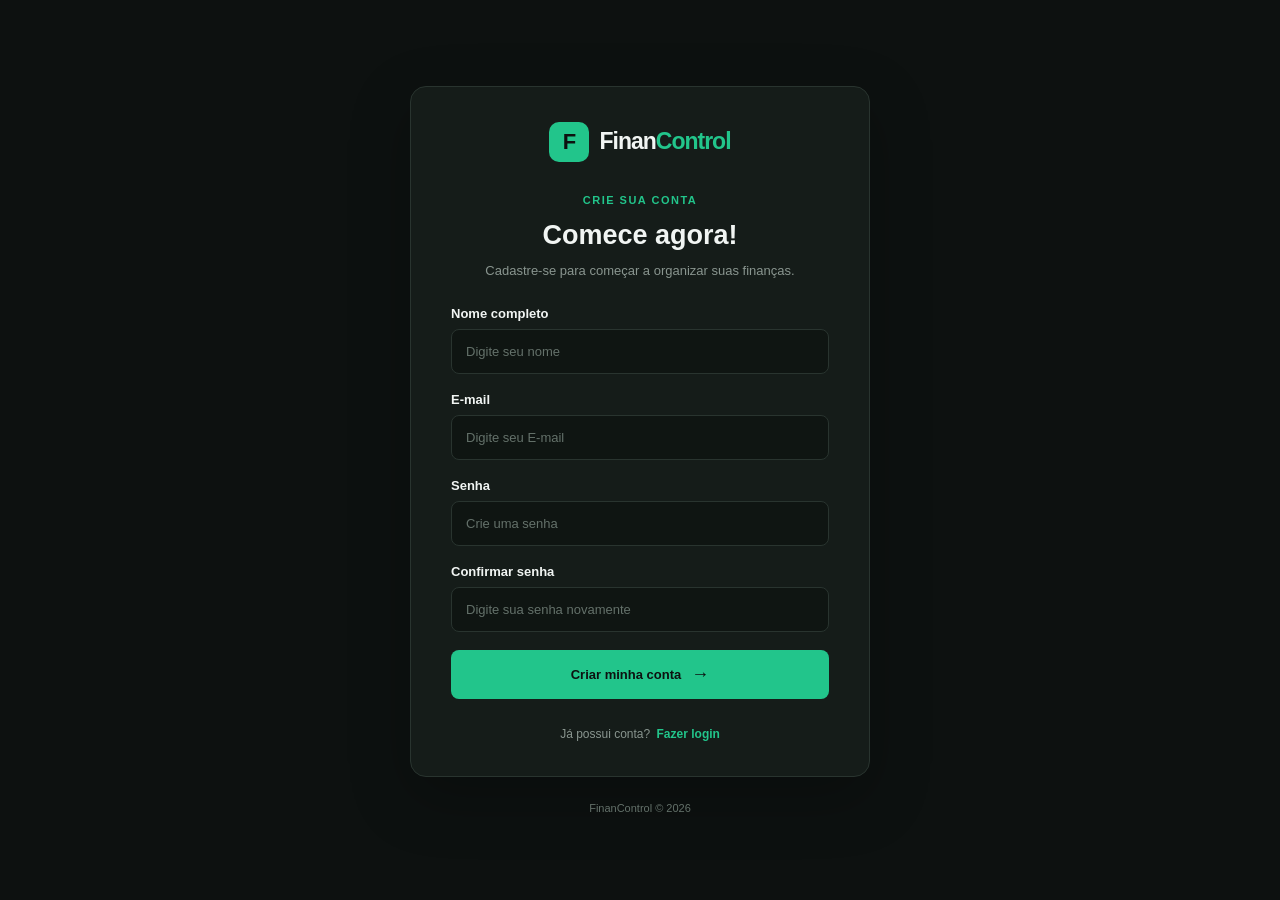
<file: login/cadastro.html>
<!DOCTYPE html>
<html lang="en">
<head>
    <meta charset="UTF-8">
    <meta name="viewport" content="width=device-width, initial-scale=1.0">
    <title>FinanControl | Cadastro</title>

    <link rel="stylesheet" href="login.css">
    <link rel="stylesheet" href="cadastro.css">
</head>
<body>
    <main class="login-container">
        <section class="login-card">
            <header class="login-brand">
                <div class="brand-icon">F</div>
                <h1>Finan<span>Control</span></h1>
            </header>

            <div class="login-header">
                <span class="welcome-label">CRIE SUA CONTA</span>
                <h2>Comece agora!</h2>
                <p>Cadastre-se para começar a organizar suas finanças.</p>
            </div>

            <form class="login-form" id="cadastroForm">
                <div class="input-group">
                    <label for="nome">Nome completo</label>
                    <input type="text" placeholder="Digite seu nome" id="nome" required>
                </div>
                <div class="input-group">
                    <label for="emailCadastro">E-mail</label>
                    <input type="email" id="emailCadastro"  placeholder="Digite seu E-mail" required>
                </div>
                <div class="input-group">
                    <label for="senhaCadastro">Senha</label>
                    <input type="password" placeholder="Crie uma senha" id="senhaCadastro" required>
                </div>
                <div class="input-group">
                    <label for="confirmarSenha">Confirmar senha</label>
                    <input
                        type="password"
                        id="confirmarSenha"
                        placeholder="Digite sua senha novamente"
                        required>
                </div>
                <button type="submit" class="login-button">Criar minha conta
                    <span>→</span>
                </button>
            </form>

            <div class="register-link">
                <p>
                    Já possui conta?
                    <a href="index.html">Fazer login</a>
                </p>
            </div>
        </section>
        <p class="copyright">
            FinanControl © 2026
        </p>
    </main>
    <script src="cadastro.js"></script>
</body>
</html>
</file>
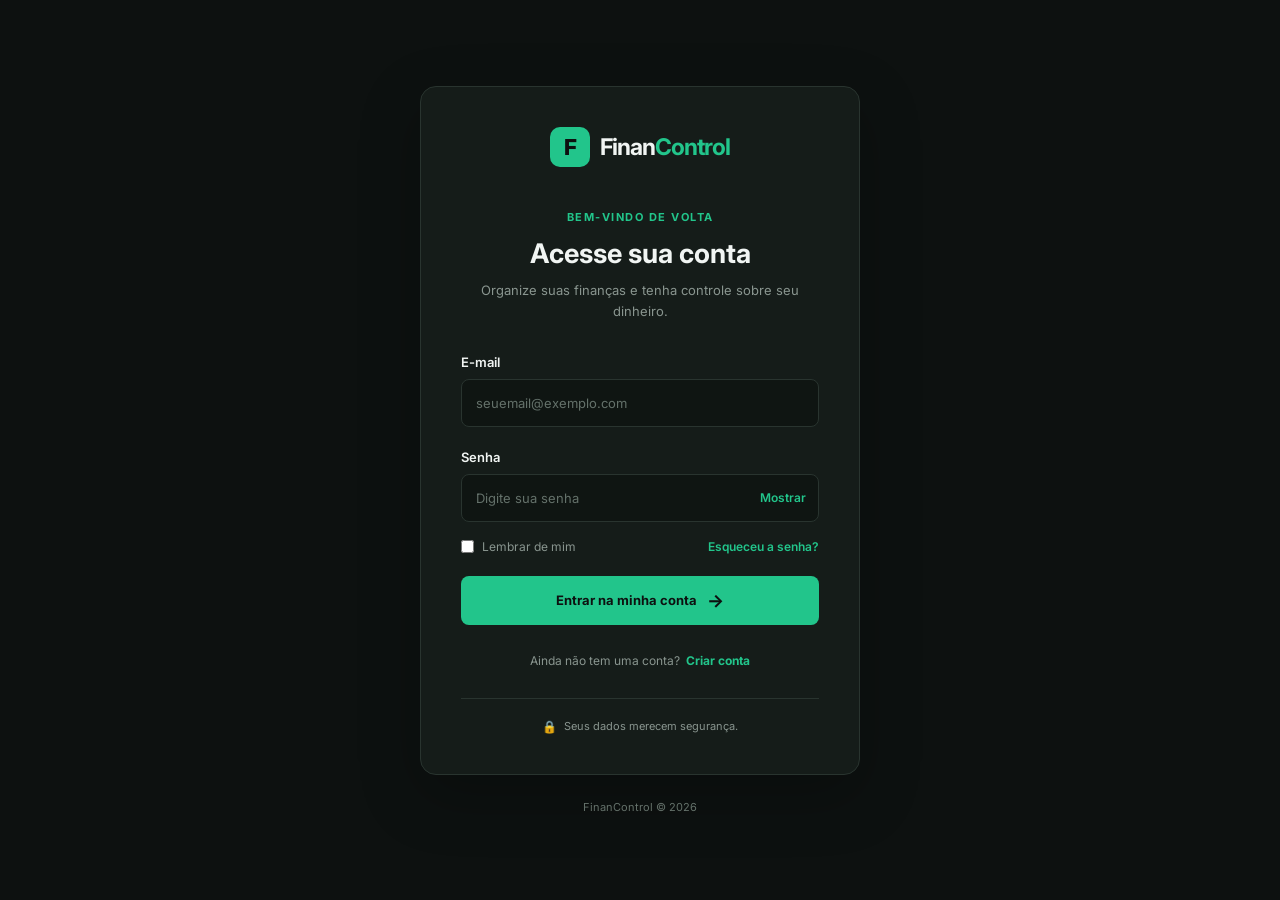
<file: login/login.html>
<!DOCTYPE html>
<html lang="pt-br">

<head>
    <meta charset="UTF-8">
    <meta name="viewport" content="width=device-width, initial-scale=1.0">
    <title>FinanControl | Login</title>
    <link rel="stylesheet" href="login.css">
    <link rel="preconnect" href="https://fonts.googleapis.com">
    <link rel="preconnect" href="https://fonts.gstatic.com" crossorigin>
    <link href="https://fonts.googleapis.com/css2?family=Inter:wght@400;500;600;700;800&display=swap" rel="stylesheet">
</head>

<body>
    <main class="login-container">
        <section class="login-card">
            <!-- LOGO -->
            <header class="login-brand">
                <div class="brand-icon">
                    F
                </div>
                <h1>
                    Finan<span>Control</span>
                </h1>
            </header>

            <!-- CABEÇALHO -->
            <div class="login-header">
                <span class="welcome-label">
                    BEM-VINDO DE VOLTA
                </span>
                <h2>Acesse sua conta</h2>
                <p>
                    Organize suas finanças e tenha controle
                    sobre seu dinheiro.
                </p>
            </div>

            <!-- FORMULÁRIO -->
            <form class="login-form" id="loginForm">
                <div class="input-group">
                    <label for="email">E-mail</label>
                    <input
                        type="email"
                        id="email"
                        placeholder="seuemail@exemplo.com"
                        required
                    >
                </div>

                <div class="input-group">
                    <label for="senha">Senha</label>
                    <div class="password-container">
                        <input
                            type="password"
                            id="senha"
                            placeholder="Digite sua senha"
                            required
                        >
                        <button
                            type="button"
                            class="toggle-password"
                            id="togglePassword"
                        >
                            Mostrar
                        </button>
                    </div>
                </div>


                <!-- OPÇÕES DO FORMULÁRIO -->
                <div class="form-options">
                    <label class="remember-option">
                        <input type="checkbox" id="lembrar">
                        <span>Lembrar de mim</span>
                    </label>
                    <a href="#" class="forgot-password">
                        Esqueceu a senha?
                    </a>
                </div>


                <!-- BOTÃO DE LOGIN -->
                <button type="submit" class="login-button">
                    Entrar na minha conta
                    <span>→</span>
                </button>
            </form>

            <!-- CADASTRO -->
            <div class="register-link">
                <p>
                    Ainda não tem uma conta?
                    <a href="cadastro.html">
                        Criar conta
                    </a>
                </p>
            </div>

            <!-- RODAPÉ -->
            <footer class="login-footer">
                <span>🔒</span>
                <p>
                    Seus dados merecem segurança.
                </p>
            </footer>
        </section>
        <p class="copyright">
            FinanControl © 2026
        </p>

    </main>
    <script src="login.js"></script>
</body>

</html>
</file>
<file: login/login.css>
/* CONFIGURAÇÕES GERAIS */
* {
    margin: 0;
    padding: 0;
    box-sizing: border-box;
}

:root {
    --background: #0D1110;
    --card: #151C19;
    --primary: #22C58B;
    --primary-hover: #19A875;
    --text: #F1F5F3;
    --text-secondary: #89958F;
    --border: #29342F;
}

body {
    font-family: 'Inter', sans-serif;
    background-color: var(--background);
    color: var(--text);
    min-height: 100vh;
}


/* CONTAINER PRINCIPAL */
.login-container {
    min-height: 100vh;
    display: flex;
    flex-direction: column;
    justify-content: center;
    align-items: center;
    padding: 40px 20px;
}


/* CARD DE LOGIN */
.login-card {
    width: 100%;
    max-width: 440px;
    background-color: var(--card);
    border: 1px solid var(--border);
    border-radius: 16px;
    padding: 40px;
    box-shadow: 0 20px 60px rgba(0, 0, 0, 0.25);
}


/* IDENTIDADE VISUAL */
.login-brand {
    display: flex;
    justify-content: center;
    align-items: center;
    gap: 10px;
    margin-bottom: 38px;
}

.brand-icon {
    width: 40px;
    height: 40px;
    background-color: var(--primary);
    color: #0D1110;
    display: flex;
    justify-content: center;
    align-items: center;
    border-radius: 10px;
    font-size: 22px;
    font-weight: 800;
}

.login-brand h1 {
    font-size: 23px;
    font-weight: 700;
    letter-spacing: -1px;
}

.login-brand h1 span {
    color: var(--primary);
}


/* CABEÇALHO */
.login-header {
    text-align: center;
    margin-bottom: 32px;
}

.welcome-label {
    color: var(--primary);
    font-size: 11px;
    font-weight: 700;
    letter-spacing: 1.5px;
}

.login-header h2 {
    font-size: 27px;
    font-weight: 700;
    margin-top: 12px;
    margin-bottom: 10px;
}

.login-header p {
    color: var(--text-secondary);
    font-size: 13px;
    line-height: 1.6;
}


/* FORMULÁRIO */
.login-form {
    display: flex;
    flex-direction: column;
    gap: 22px;
}

.input-group {
    display: flex;
    flex-direction: column;
    gap: 9px;
}

.input-group label {
    font-size: 13px;
    font-weight: 600;
}

.input-group input {
    width: 100%;
    height: 48px;
    padding: 0 14px;
    background-color: #0F1512;
    border: 1px solid var(--border);
    border-radius: 8px;
    outline: none;
    color: var(--text);
    font-family: inherit;
    font-size: 13px;
    transition: border-color 0.3s;
}

.input-group input::placeholder {
    color: #64716A;
}

.input-group input:focus {
    border-color: var(--primary);
}


/* CAMPO DE SENHA */
.password-container {
    position: relative;
    display: flex;
    align-items: center;
}

.password-container input {
    padding-right: 75px;
}

.toggle-password {
    position: absolute;
    right: 13px;
    background: none;
    border: none;
    color: var(--primary);
    font-family: inherit;
    font-size: 12px;
    font-weight: 600;
    cursor: pointer;
}

/* OPÇÕES DE FORMULÁRIO */
.form-options {
    display: flex;
    justify-content: space-between;
    align-items: center;
    gap: 10px;
    margin-top: -5px;
}

.remember-option {
    display: flex;
    align-items: center;
    gap: 8px;
    color: var(--text-secondary);
    font-size: 12px;
    cursor: pointer;
}

.remember-option input {
    accent-color: var(--primary);
    cursor: pointer;
}

.forgot-password {
    color: var(--primary);
    text-decoration: none;
    font-size: 12px;
    font-weight: 600;
}

.forgot-password:hover,
.register-link a:hover {
    text-decoration: underline;
}

/* BOTÕES DE LOGIN */
.login-button {
    width: 100%;
    height: 49px;
    background-color: var(--primary);
    color: #0D1110;
    border: none;
    border-radius: 8px;
    font-family: inherit;
    font-size: 13px;
    font-weight: 700;
    cursor: pointer;
    display: flex;
    justify-content: center;
    align-items: center;
    gap: 10px;
    transition: background-color 0.3s, transform 0.2s;
}

.login-button:hover {
    background-color: var(--primary-hover);
    transform: translateY(-2px);
}

.login-button span {
    font-size: 18px;
}

/* LINK DE CADASTRO */
.register-link {
    text-align: center;
    margin-top: 28px;
}

.register-link p {
    color: var(--text-secondary);
    font-size: 12px;
}

.register-link a {
    color: var(--primary);
    font-weight: 700;
    text-decoration: none;
    margin-left: 3px;
}


/* RODAPÉ */

.login-footer {
    display: flex;
    justify-content: center;
    align-items: center;
    gap: 7px;
    border-top: 1px solid var(--border);
    margin-top: 30px;
    padding-top: 20px;
}

.login-footer span {
    font-size: 12px;
}

.login-footer p {
    color: var(--text-secondary);
    font-size: 11px;
}

.copyright {
    margin-top: 25px;
    color: #64716A;
    font-size: 11px;
}

/* RESPONSIVIDADE */
@media (max-width: 480px) {

    .login-container {
        padding: 25px 15px;
    }

    .login-card {
        padding: 30px 22px;
    }

    .login-header h2 {
        font-size: 24px;
    }

    .form-options {
        flex-wrap: wrap;
    }

}
</file>
<file: login/cadastro.css>
/* TELA DE CADASTRO */

#cadastroForm{
    gap: 18px;
}

#cadastroForm .input-group{
    gap: 8px;
}

.login-card:has(#cadastroForm){
    max-width: 460px;
    padding: 35px 40px;
}

.login-card:has(#cadastroForm) .login-brand{
    margin-bottom: 28px;
}

.login-card:has(#cadastroForm) .login-header{
    margin-bottom: 25px;
}

.login-card:has(#cadastroForm) .input-group input{
    height: 45px;
}

/* RESPONSIVIDADE */
@media (max-width: 480px){
    .login-card:has(#cadastroForm){
        padding: 28px 22px;
    }
}
</file>
